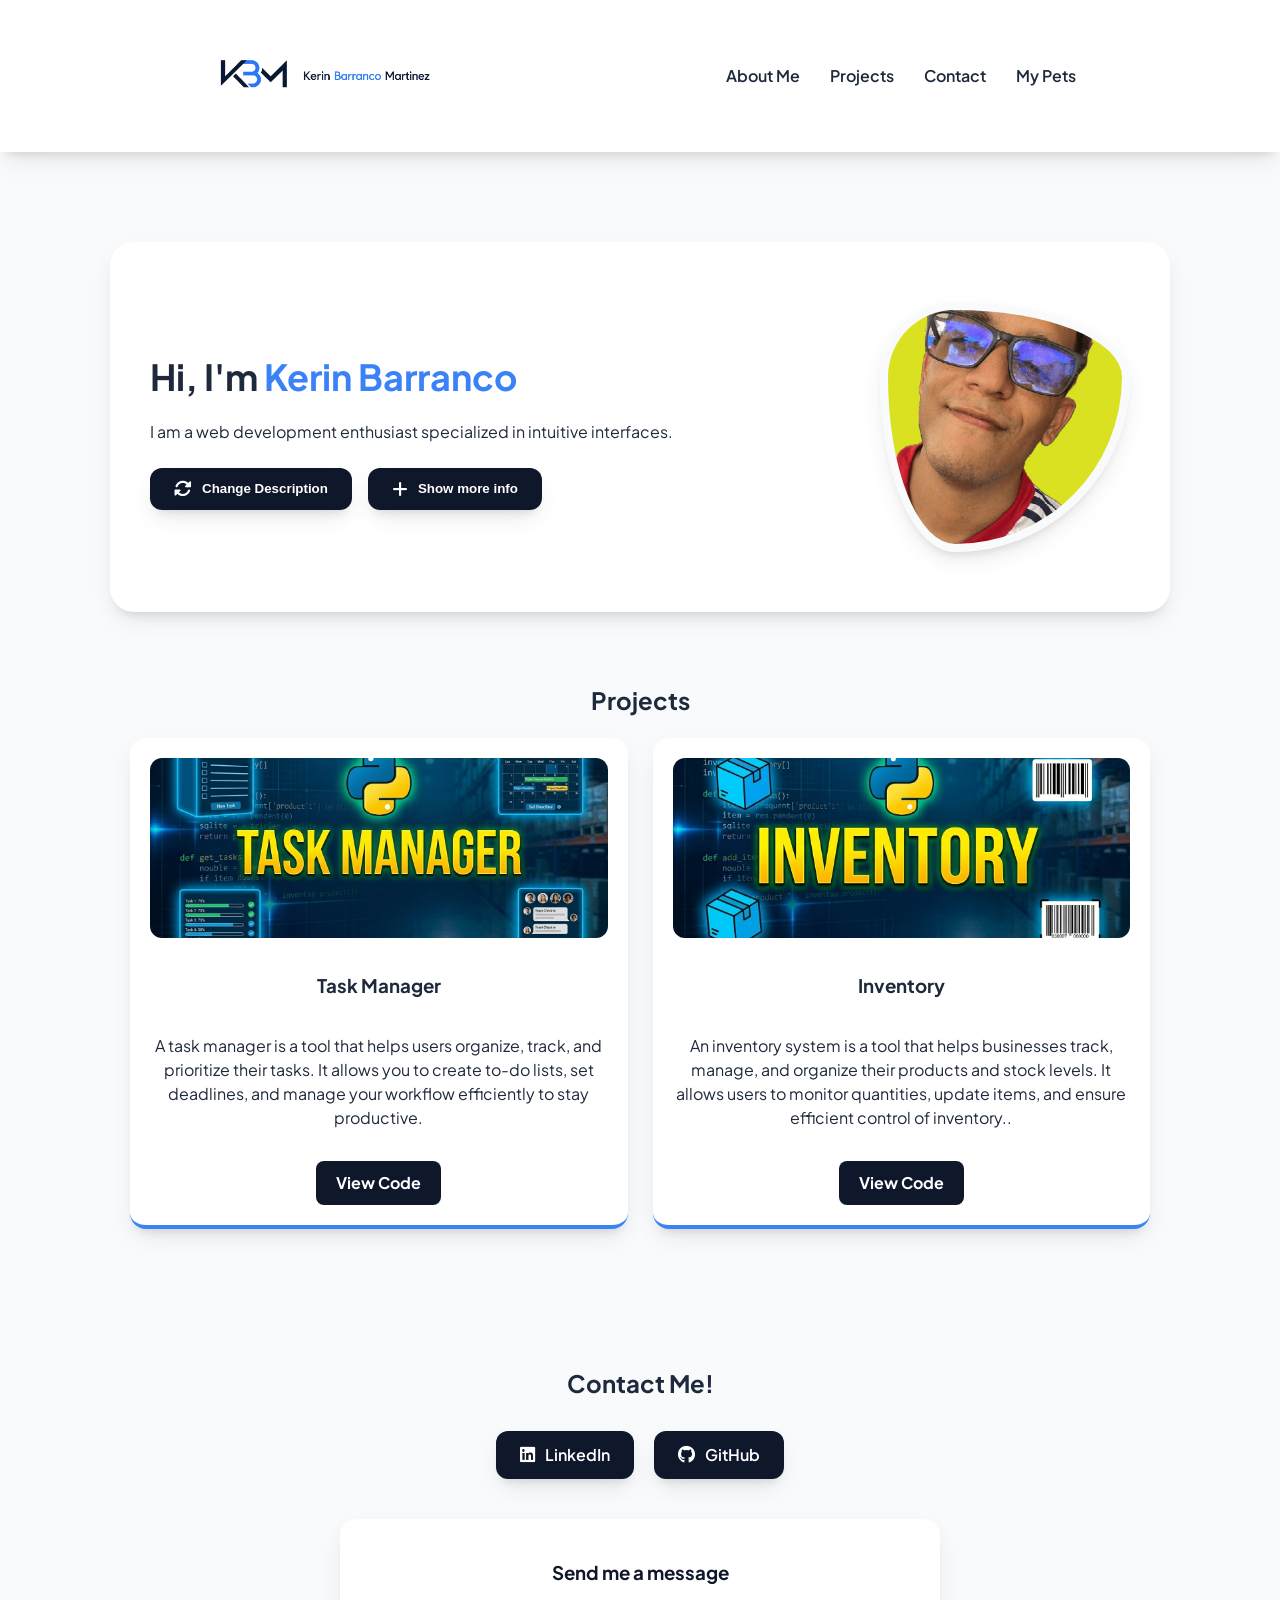
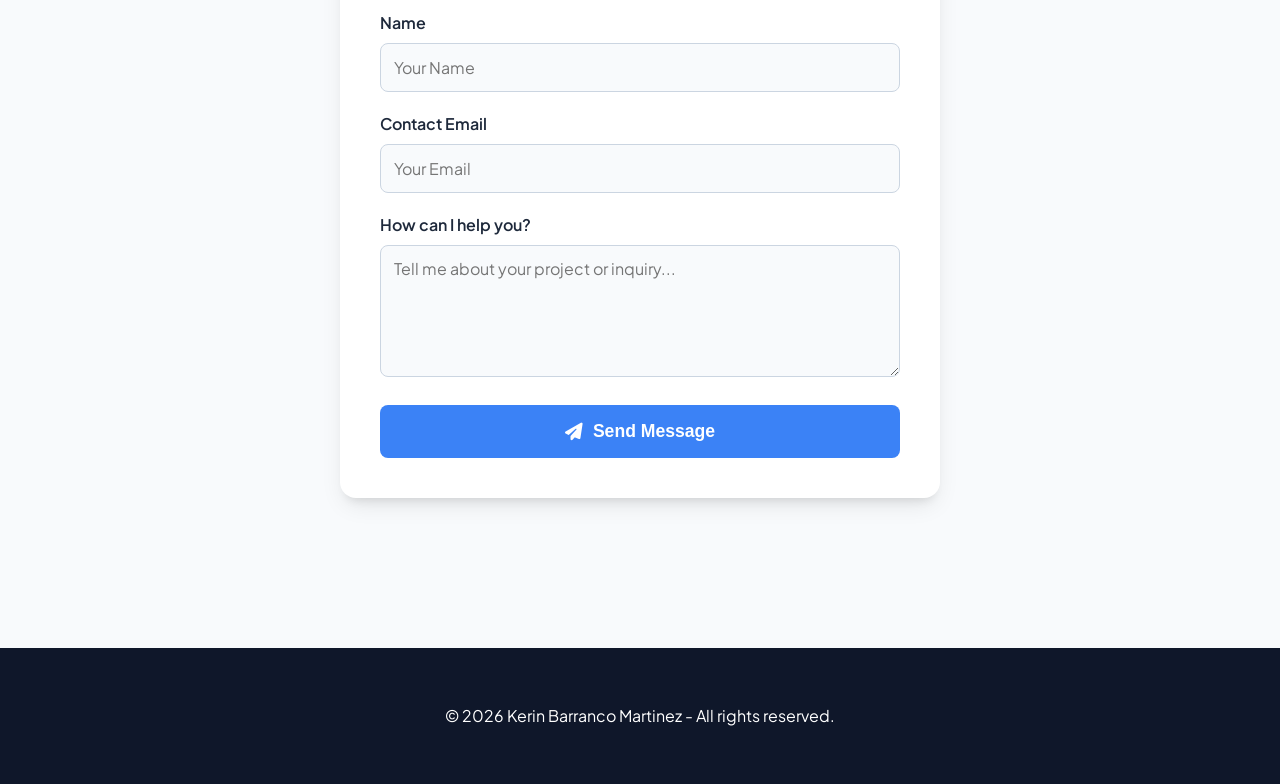
<file: index.html>
<!DOCTYPE html>
<html lang="en">

<head>
    <meta charset="UTF-8">
    <meta name="viewport" content="width=device-width, initial-scale=1.0">
    <title>Personal Portfolio - Kerin Barranco Martinez</title>
    <link href="https://fonts.googleapis.com/css2?family=Plus+Jakarta+Sans:wght@400;600;800&display=swap"
        rel="stylesheet">
    <link rel="stylesheet" href="https://cdnjs.cloudflare.com/ajax/libs/font-awesome/6.4.0/css/all.min.css">
    <link rel="stylesheet" href="css/styles.css">
    <!-- Espacio para agregar un favicon -->
    <link rel="icon" href="logos/favicon.webp" type="image/webp" sizes="32x32">
    <link rel="apple-touch-icon" href="logos/favicon.webp" sizes="180x180">
</head>

<body>
    <header>
        <div class="logo-container">
            <!-- Espacio para agregar un logo en lugar de solo texto -->
            <img src="logos/logo.webp" alt="Logo" class="logo">
        </div>
        <nav>
            <button id="mobile-menu" class="menu-toggle" aria-label="Open Menu">
                <i class="fa-solid fa-bars"></i>
            </button>
            <ul>
                <li><a href="#sobre-mi">About Me</a></li>
                <li><a href="#proyectos">Projects</a></li>
                <li><a href="#contacto">Contact</a></li>
                <li><a href="mascotas.html">My Pets</a></li>
            </ul>
        </nav>
    </header>
    <main>
        <section id="sobre-mi">
            <div class="hero-content">
                <div class="hero-text">
                    <h1>Hi, I'm <span>Kerin Barranco</span></h1>
                    <p id="main-description">I am a web development enthusiast specialized in intuitive interfaces.</p>
                    
                    <div class="hero-buttons">
                        <button id="btn-change-text" class="social-btn"><i class="fas fa-sync-alt"></i> Change Description</button>
                        <button id="btn-toggle-info" class="social-btn" aria-expanded="false"><i class="fas fa-plus"></i> Show more info</button>
                    </div>

                    <div id="extra-info" class="hidden">
                        <p>I focus on writing clean code and innovative solutions. With experience in modern frameworks,
                            I love learning new technologies every day and solving complex logic problems to create
                            high-quality web experiences!</p>
                    </div>
                </div>
                <img src="imagenes/perfil.webp" alt="Kerin Barranco Profile Picture" class="profile-pic">
            </div>
        </section>

        <section id="proyectos">
            <h2>Projects</h2>
            <ul>
                <li>
                    <img src="imagenes/taskmanager.webp" alt="Task Manager Thumbnail">
                    <h3>Task Manager</h3>
                    <p>A task manager is a tool that helps users organize, track, and prioritize their tasks. It allows
                        you to create to-do lists, set deadlines, and manage your workflow efficiently to stay
                        productive.</p>
                    <div class="project-links">
                        <a href="https://github.com/Kerin0011/Task-Manager" target="_blank">View Code</a>
                    </div>
                </li>
                <li>
                    <img src="imagenes/inventory.webp" alt="Inventory System Thumbnail">
                    <h3>Inventory</h3>
                    <p>An inventory system is a tool that helps businesses track, manage, and organize their products
                        and stock levels. It allows users to monitor quantities, update items, and ensure efficient
                        control of inventory..</p>
                    <div class="project-links">
                        <a href="https://github.com/Kerin0011/Inventory" target="_blank">View Code</a>
                    </div>
                </li>
            </ul>
        </section>

        <section id="contacto">
            <h2>Contact Me!</h2>
            <div class="social-links">
                <a href="https://www.linkedin.com/in/kerin-barranco-793261324/" target="_blank" class="social-btn">
                    <i class="fab fa-linkedin"></i>
                    LinkedIn
                </a>
                <a href="https://github.com/Kerin0011" target="_blank" class="social-btn">
                    <i class="fab fa-github"></i>
                    GitHub
                </a>
            </div>

            <div class="contact-box">
                <h3>Send me a message</h3>
                <form action="https://formspree.io/f/xyklopyo" method="POST" class="contact-form">
                    <div class="form-group">
                        <label for="name">Name</label>
                        <input type="text" id="name" name="name" placeholder="Your Name" required>
                    </div>
                    <div class="form-group">
                        <label for="email">Contact Email</label>
                        <input type="email" id="email" name="email" placeholder="Your Email" required>
                    </div>
                    <div class="form-group">
                        <label for="message">How can I help you?</label>
                        <textarea id="message" name="message" rows="5" placeholder="Tell me about your project or inquiry..." required></textarea>
                    </div>
                    <!-- Input oculto para evitar spam (Formspree Honeypot) -->
                    <input type="text" name="_gotcha" style="display:none">
                    <button type="submit" class="submit-btn"><i class="fas fa-paper-plane"></i> Send Message</button>
                    <p id="form-status" style="display: none; text-align: center; margin-top: 15px; font-weight: 600; padding: 10px; border-radius: 8px;"></p>
                </form>
            </div>
        </section>
    </main>
    <footer>
        <p>&copy; 2026 Kerin Barranco Martinez - All rights reserved.</p>
    </footer>
    <script src="js/script.js"></script>
</body>

</html>
</file>
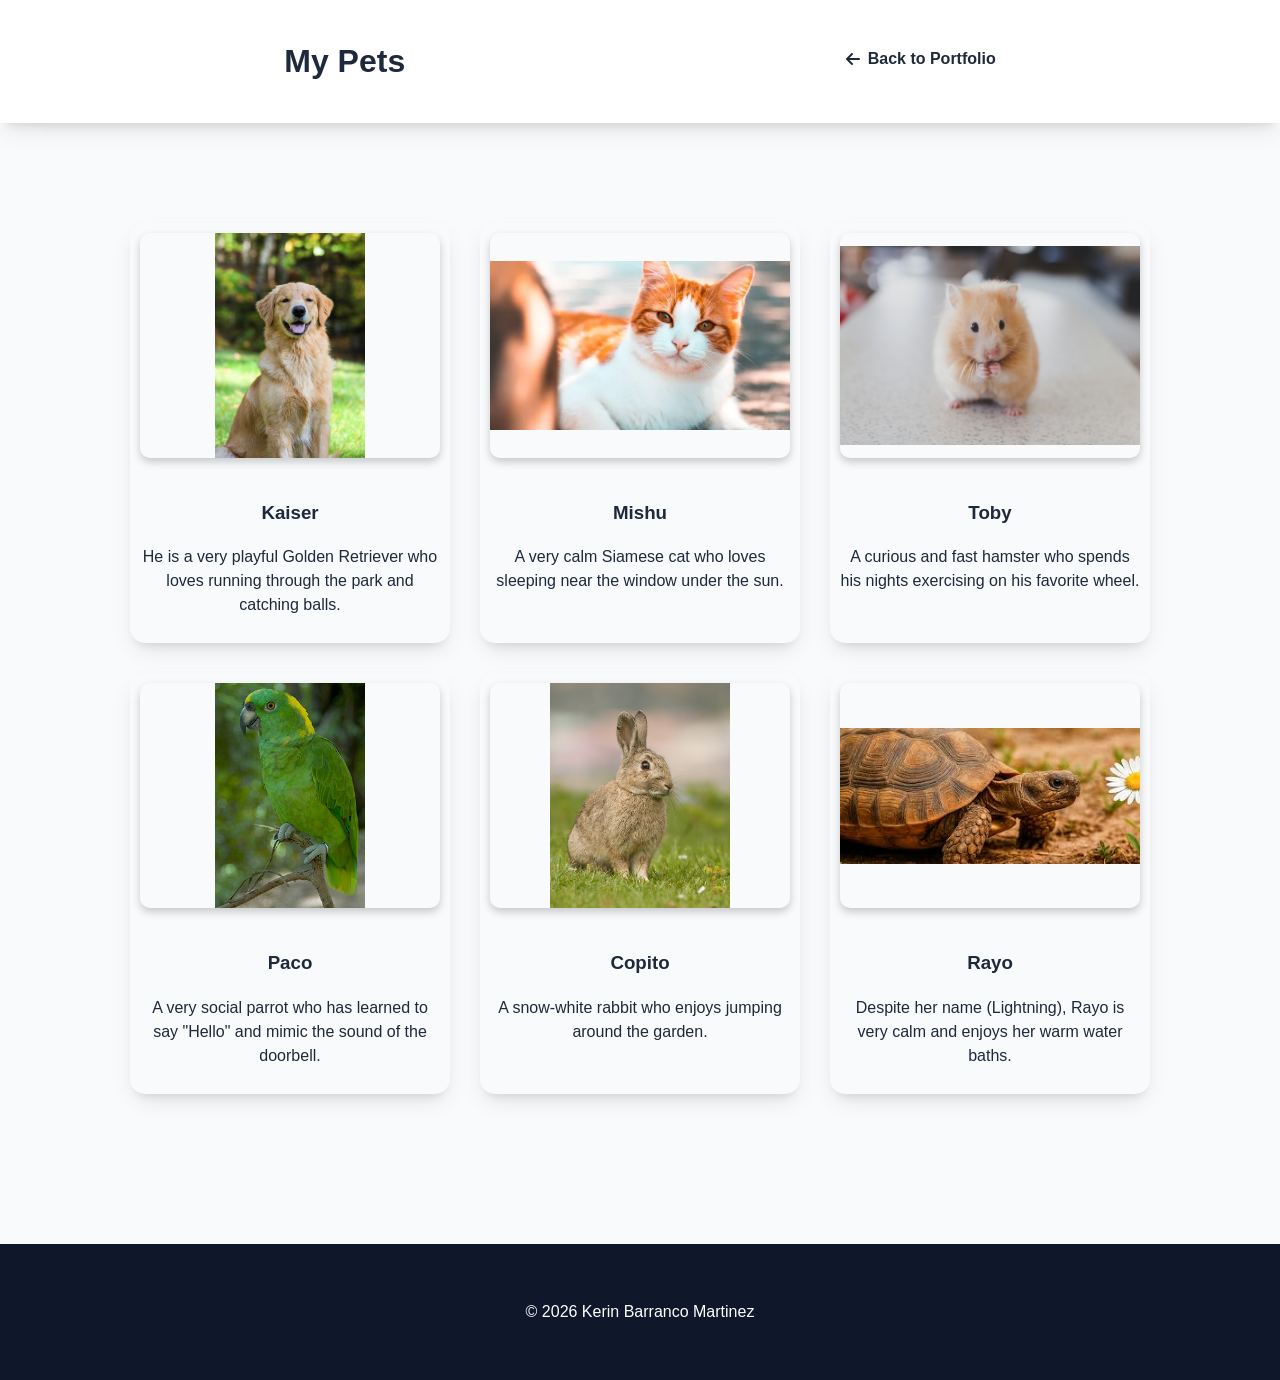
<file: mascotas.html>
<!DOCTYPE html>
<html lang="en">

<head>
    <meta charset="UTF-8">
    <meta name="viewport" content="width=device-width, initial-scale=1.0">
    <title>My Pets - Kerin Barranco Martinez</title>
    <link rel="stylesheet" href="https://cdnjs.cloudflare.com/ajax/libs/font-awesome/6.4.0/css/all.min.css">
    <link rel="stylesheet" href="css/styles.css">
    <!-- Espacio para agregar un favicon -->
    <link rel="icon" href="logos/favicon.webp" type="image/webp" sizes="32x32">
    <link rel="apple-touch-icon" href="logos/favicon.webp" sizes="180x180">
</head>

<body>
    <header>
        <h1>My Pets</h1>
        <nav>
            <a href="index.html" class="back-link"><i class="fas fa-arrow-left"></i> Back to Portfolio</a>
        </nav>
    </header>

    <main>
        <section id="galeria-mascotas">
            <article>
                <img src="imagenes/perro.webp" alt="Kaiser, the dog">
                <h3>Kaiser</h3>
                <p>He is a very playful Golden Retriever who loves running through the park and catching balls.</p>
            </article>

            <article>
                <img src="imagenes/gata.webp" alt="Mishu, the cat">
                <h3>Mishu</h3>
                <p>A very calm Siamese cat who loves sleeping near the window under the sun.</p>
            </article>

            <article>
                <img src="imagenes/hamster.webp" alt="Toby, the hamster">
                <h3>Toby</h3>
                <p>A curious and fast hamster who spends his nights exercising on his favorite wheel.</p>
            </article>

            <article>
                <img src="imagenes/loro.webp" alt="Paco, the parrot">
                <h3>Paco</h3>
                <p>A very social parrot who has learned to say "Hello" and mimic the sound of the doorbell.</p>
            </article>

            <article>
                <img src="imagenes/conejo.webp" alt="Copito, the rabbit">
                <h3>Copito</h3>
                <p>A snow-white rabbit who enjoys jumping around the garden.</p>
            </article>

            <article>
                <img src="imagenes/tortuga.webp" alt="Rayo, the turtle">
                <h3>Rayo</h3>
                <p>Despite her name (Lightning), Rayo is very calm and enjoys her warm water baths.</p>
            </article>
        </section>
    </main>
    <footer>
        <p>&copy; 2026 Kerin Barranco Martinez</p>
    </footer>
    <script src="js/script.js"></script>
</body>

</html>
</file>
<file: css/styles.css>
/* Color variables for easy maintenance */
:root {
    --primary-color: #0f172a;
    --secondary-color: #3b82f6;
    --accent-color: #8b5cf6;
    --bg-light: #f8fafc;
    --text-dark: #1e293b;
    --white: #ffffff;
    --shadow: 0 10px 25px -5px rgba(0, 0, 0, 0.1), 0 8px 10px -6px rgba(0, 0, 0, 0.1);
}

/* General Styles */
/* AÑADIDO: El box-sizing es vital para que Firefox no estire el menú más de la cuenta */
* {
    box-sizing: border-box;
}

body {
    font-family: 'Plus Jakarta Sans', sans-serif;
    line-height: 1.5;
    color: var(--text-dark);
    margin: 0;
    padding: 0;
    background-color: var(--bg-light);
}

/* Header and Navigation */
header {
    position: sticky;
    top: 0;
    z-index: 1000;
    display: flex;
    justify-content: space-around;
    align-items: center;
    flex-wrap: wrap;
    background-color: var(--white);
    color: var(--text-dark);
    padding: 1rem 5%;
    box-shadow: var(--shadow);
}

.logo-container {
    display: flex;
    align-items: center;
    gap: 15px;
}

.logo-container .logo {
    height: 120px; /* Tamaño ajustable para el logo */
    width: auto;
    object-fit: contain;
    max-height: 150px;
}

nav ul {
    list-style: none;
    padding: 0;
    margin: 0;
    display: flex;
    justify-content: center;
    gap: 1.875rem;
}

nav a {
    color: var(--text-dark);
    text-decoration: none;
    font-weight: 600;
    transition: color 0.3s ease, border-bottom 0.3s ease;
    padding-bottom: 0.3125rem;
}

nav a:hover {
    color: var(--secondary-color);
    border-bottom: 2px solid var(--secondary-color);
}

.menu-toggle {
    display: none;
    background: none;
    border: none;
    color: var(--text-dark);
    font-size: 1.5rem;
    cursor: pointer;
}

.back-link {
    display: flex;
    align-items: center;
    gap: 0.5rem;
}

/* Sections */
main,
section {
    padding: 3.125rem 1.25rem;
    max-width: 68.75rem;
    margin: 0 auto;
}

/* Hero Section / About Me */
#sobre-mi {
    background: var(--white);
    border-radius: 1.5rem;
    margin-top: 2.5rem;
    box-shadow: var(--shadow);
    padding: 3.75rem 2.5rem;
}

.hero-content {
    display: flex;
    align-items: center;
    justify-content: space-between;
    gap: 2.5rem;
    flex-wrap: wrap-reverse;
}

.hero-text {
    flex: 1;
    min-width: 300px;
}

.hero-text h1 {
    font-size: 2.25rem;
    margin-bottom: 0.625rem;
}

.hero-text span {
    color: var(--secondary-color);
}

.profile-pic {
    width: 15.625rem;
    height: 15.625rem;
    border-radius: 30% 70% 70% 30% / 30% 30% 70% 70%;
    object-fit: cover;
    border: 0.5rem solid var(--bg-light);
    box-shadow: var(--shadow);
    transition: border-radius 0.5s ease;
}

.profile-pic:hover {
    border-radius: 50%;
}

.hero-buttons {
    display: flex;
    gap: 1rem;
    margin: 1.5rem 0;
}

/* ESTO ES LO QUE TE FALTABA: No borrar el sistema de visibilidad */
.hidden {
    display: none !important;
}

#proyectos {
    text-align: center;
}

/* Projects and Lists */
#proyectos ul {
    list-style: none;
    padding: 0;
    display: grid;
    grid-template-columns: repeat(auto-fit, minmax(280px, 400px));
    gap: 1.5625rem;
    justify-content: center;
}

#proyectos li {
    background: var(--white);
    margin: 0;
    padding: 1.25rem;
    border-left: none;
    border-bottom: 4px solid var(--secondary-color);
    box-shadow: var(--shadow);
    border-radius: 16px;
    display: flex;
    flex-direction: column;
    justify-content: space-between;
    transition: transform 0.3s ease;
}

#proyectos li:hover {
    transform: translateY(-5px);
}

#proyectos li img {
    width: 100%;
    height: 11.25rem;
    object-fit: cover;
    border-radius: 0.75rem;
    margin-bottom: 0.9375rem;
}

.project-links {
    display: flex;
    justify-content: center;
    margin-top: 0.9375rem;
}

#proyectos li a {
    display: inline-block;
    color: var(--white);
    background-color: var(--primary-color);
    text-decoration: none;
    font-weight: bold;
    padding: 0.625rem 1.25rem;
    border-radius: 0.5rem;
    transition: all 0.3s ease;
}

#proyectos li a.secondary {
    background-color: var(--primary-color);
}

#proyectos li a:hover {
    background-color: var(--secondary-color);
    transform: scale(1.05);
}

#contacto {
    text-align: center;
}

.social-links {
    display: flex;
    justify-content: center;
    gap: 1.25rem;
    flex-wrap: wrap;
    margin-top: 1.875rem;
}

.social-btn {
    display: flex;
    align-items: center;
    gap: 10px;
    text-decoration: none;
    color: var(--white);
    background-color: var(--primary-color);
    padding: 0.75rem 1.5rem;
    border-radius: 0.75rem;
    font-weight: 600;
    transition: all 0.3s ease;
    box-shadow: var(--shadow);
    border: none;
    cursor: pointer;
}

.social-btn i {
    font-size: 1.1rem;
}

.social-btn:hover {
    background-color: var(--secondary-color);
    transform: translateY(-3px);
}

/* Contact Form Styles */
.contact-box {
    background: var(--white);
    padding: 2.5rem;
    border-radius: 1rem;
    box-shadow: var(--shadow);
    max-width: 600px;
    margin: 2.5rem auto 0;
    text-align: left;
}

.contact-box h3 {
    text-align: center;
    margin-top: 0;
    margin-bottom: 1.5rem;
    color: var(--primary-color);
}

.contact-form {
    display: flex;
    flex-direction: column;
    gap: 1.25rem;
}

.form-group {
    display: flex;
    flex-direction: column;
    gap: 0.5rem;
}

.form-group label {
    font-weight: 600;
    color: var(--text-dark);
}

.form-group input,
.form-group textarea {
    padding: 0.8rem;
    border: 1px solid #cbd5e1;
    border-radius: 0.5rem;
    font-family: inherit;
    font-size: 1rem;
    background-color: var(--bg-light);
    transition: border-color 0.3s ease, box-shadow 0.3s ease;
}

.form-group input:focus,
.form-group textarea:focus {
    outline: none;
    border-color: var(--secondary-color);
    box-shadow: 0 0 0 3px rgba(59, 130, 246, 0.2);
}

.submit-btn {
    background-color: var(--secondary-color);
    color: var(--white);
    border: none;
    padding: 1rem;
    border-radius: 0.5rem;
    font-size: 1.1rem;
    font-weight: bold;
    cursor: pointer;
    transition: background-color 0.3s ease, transform 0.2s ease;
    margin-top: 0.5rem;
    display: flex;
    justify-content: center;
    align-items: center;
    gap: 10px;
}

.submit-btn:hover {
    background-color: #2563eb;
    transform: translateY(-2px);
}

/* Pet Gallery (mascotas.html) */
#galeria-mascotas {
    display: flex;
    flex-wrap: wrap;
    gap: 1.875rem;
    justify-content: center;
}

#galeria-mascotas article {
    background: var(--bg-light);
    padding: 0.625rem;
    border-radius: 0.9375rem;
    text-align: center;
    box-shadow: var(--shadow);
    transition: transform 0.3s ease;
    flex: 1 1 18.75rem;
    max-width: 350px;
}

#galeria-mascotas article:hover {
    transform: translateY(-10px);
}

#galeria-mascotas img {
    width: 100%;
    max-width: 100%;
    height: auto;
    aspect-ratio: 4/3;
    object-fit: contain;
    border-radius: 0.625rem;
    box-shadow: 0 4px 8px rgba(0, 0, 0, 0.2);
    margin-bottom: 0.9375rem;
}

/* Media Queries */

/* Pantallas medianas (Tablets) */
@media (min-width: 768px) and (max-width: 1024px) {
    #proyectos ul {
        grid-template-columns: repeat(2, 1fr);
    }
    #galeria-mascotas {
        display: grid;
        grid-template-columns: repeat(3, 1fr);
    }
    #galeria-mascotas article {
        max-width: none;
    }
}

/* Pantallas grandes (Escritorio) */
@media (min-width: 1025px) {
    #proyectos ul {
        grid-template-columns: repeat(auto-fit, minmax(280px, 1fr));
    }
    #galeria-mascotas {
        display: flex; /* Mantenemos el flex wrap original o usamos grid */
        flex-wrap: wrap;
        justify-content: center;
    }
}

@media (max-width: 850px) and (min-width: 601px) {
    #proyectos ul {
        grid-template-columns: repeat(2, 1fr);
    }
    .menu-toggle {
        display: none;
    }
}

/* Mobile: EL AJUSTE ESTÁ AQUÍ */
@media (max-width: 600px) {
    header {
        justify-content: space-between;
        padding: 0.8rem 1rem;
        flex-direction: row;
        align-items: center;
    }

    header h1 {
        font-size: 1.1rem;
        margin: 0;
    }

    .logo-container .logo {
        height: 80px; /* Logo un poco más pequeño en móviles */
    }

    .menu-toggle {
        display: flex;
        width: 50px;
        height: 50px;
        padding: 0;
        background: transparent;
        align-items: center;
        justify-content: center;
    }

    nav {
        position: static; /* Firefox se comporta mejor así con absolute children */
    }

    nav ul {
        display: none;
        flex-direction: column; /* PARA QUE EL TAMAÑO SEA CONTROLADO */
        position: absolute;
        top: 100%;
        right: 0; /* ANCLADO A LA DERECHA */
        width: 250px; /* TAMAÑO ARREGLADO */
        background-color: var(--white);
        padding: 1.5rem 1rem;
        gap: 0.8rem;
        box-shadow: var(--shadow);
        z-index: 2000; /* POR ENCIMA DE TODO EN FIREFOX */
        border-radius: 0 0 0 15px;
    }

    nav ul.active {
        display: flex !important;
    }

    nav ul li {
        flex: none; /* Quitamos el 40% que los hacía gigantes */
        width: 100%;
        text-align: center;
    }

    nav ul li a {
        font-size: 1.1rem;
        padding: 1rem 0.5rem;
        display: block;
        background-color: var(--bg-light);
        color: var(--text-dark);
        border-radius: 8px;
        border: 1px solid rgba(0, 0, 0, 0.1);
    }

    #proyectos ul {
        grid-template-columns: 1fr;
    }

    #galeria-mascotas {
        display: grid;
        grid-template-columns: repeat(2, 1fr);
    }

    #galeria-mascotas article {
        max-width: none;
    }
}

/* Footer */
footer {
    text-align: center;
    padding: 40px;
    background-color: var(--primary-color);
    color: white;
    margin-top: 50px;
}
</file>
